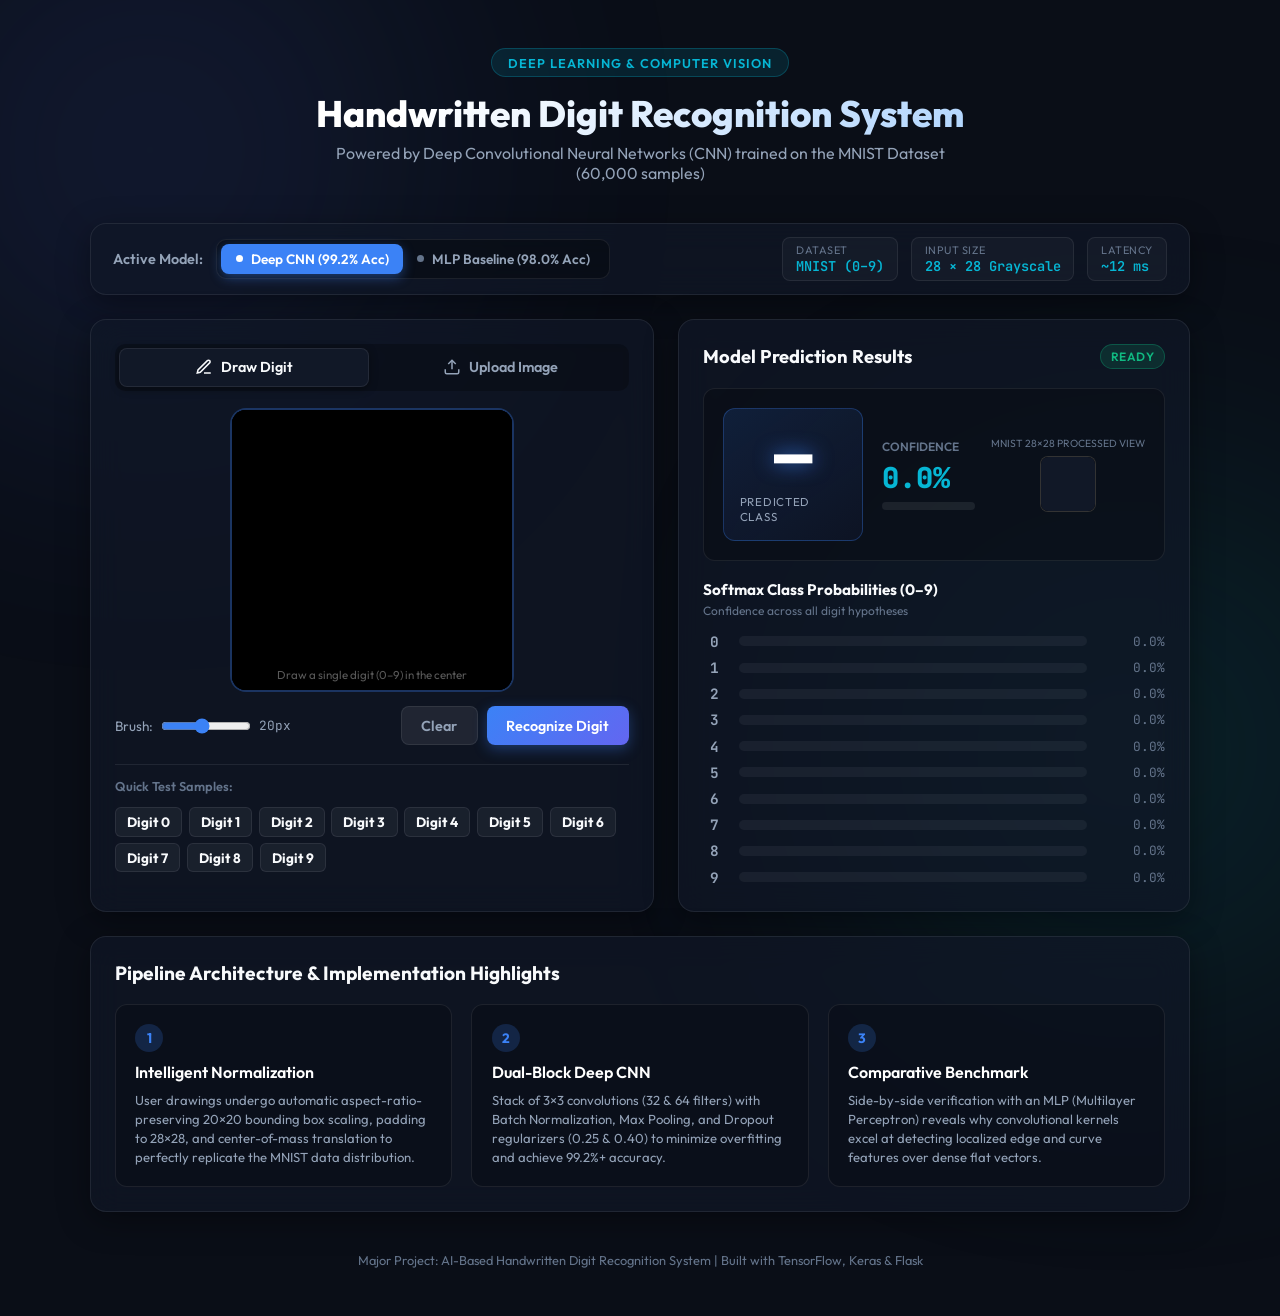
<file: templates/index.html>
<!DOCTYPE html>
<html lang="en">
<head>
    <meta charset="UTF-8">
    <meta name="viewport" content="width=device-width, initial-scale=1.0">
    <title>AI Handwritten Digit Recognition System</title>
    <!-- Google Fonts -->
    <link rel="preconnect" href="https://fonts.googleapis.com">
    <link rel="preconnect" href="https://fonts.gstatic.com" crossorigin>
    <link href="https://fonts.googleapis.com/css2?family=Outfit:wght@300;400;500;600;700;800&family=JetBrains+Mono:wght@400;500;700&display=swap" rel="stylesheet">
    <link rel="stylesheet" href="/static/css/style.css">
</head>
<body>
    <div class="background-glow top-left"></div>
    <div class="background-glow bottom-right"></div>

    <div class="container">
        <!-- Header -->
        <header class="header">
            <div class="badge">Deep Learning & Computer Vision</div>
            <h1 class="main-title">Handwritten Digit Recognition System</h1>
            <p class="subtitle">Powered by Deep Convolutional Neural Networks (CNN) trained on the MNIST Dataset (60,000 samples)</p>
        </header>

        <!-- Model Selector & Stats Bar -->
        <div class="stats-bar glass-card">
            <div class="model-picker">
                <span class="picker-label">Active Model:</span>
                <div class="toggle-group" id="modelToggleGroup">
                    <button type="button" class="toggle-btn active" id="btnModelCNN" onclick="selectModel('cnn')">
                        <span class="dot"></span> Deep CNN (99.2% Acc)
                    </button>
                    <button type="button" class="toggle-btn" id="btnModelMLP" onclick="selectModel('mlp')">
                        <span class="dot"></span> MLP Baseline (98.0% Acc)
                    </button>
                </div>
            </div>
            <div class="stat-pills">
                <div class="pill">
                    <span class="pill-label">Dataset</span>
                    <span class="pill-val">MNIST (0–9)</span>
                </div>
                <div class="pill">
                    <span class="pill-label">Input Size</span>
                    <span class="pill-val">28 × 28 Grayscale</span>
                </div>
                <div class="pill">
                    <span class="pill-label">Latency</span>
                    <span class="pill-val" id="latencyVal">~12 ms</span>
                </div>
            </div>
        </div>

        <!-- Main Workspace Grid -->
        <div class="workspace-grid">
            <!-- Left Column: Input Pad / Upload -->
            <div class="card glass-card input-section">
                <div class="card-header">
                    <div class="tabs">
                        <button type="button" class="tab-btn active" id="tabDraw" onclick="switchTab('draw')">
                            <svg width="18" height="18" viewBox="0 0 24 24" fill="none" stroke="currentColor" stroke-width="2"><path d="M12 20h9"/><path d="M16.5 3.5a2.121 2.121 0 0 1 3 3L7 19l-4 1 1-4L16.5 3.5z"/></svg>
                            Draw Digit
                        </button>
                        <button type="button" class="tab-btn" id="tabUpload" onclick="switchTab('upload')">
                            <svg width="18" height="18" viewBox="0 0 24 24" fill="none" stroke="currentColor" stroke-width="2"><path d="M21 15v4a2 2 0 0 1-2 2H5a2 2 0 0 1-2-2v-4"/><polyline points="17 8 12 3 7 8"/><line x1="12" y1="3" x2="12" y2="15"/></svg>
                            Upload Image
                        </button>
                    </div>
                </div>

                <!-- Drawing Tab Content -->
                <div id="drawContainer" class="tab-content active">
                    <div class="canvas-wrapper">
                        <canvas id="drawingCanvas" width="280" height="280"></canvas>
                        <div class="canvas-overlay-hint">Draw a single digit (0–9) in the center</div>
                    </div>
                    <div class="controls-row">
                        <div class="brush-size-picker">
                            <label for="brushSize">Brush:</label>
                            <input type="range" id="brushSize" min="12" max="30" value="20" title="Pen Thickness">
                            <span id="brushSizeVal">20px</span>
                        </div>
                        <div class="action-buttons">
                            <button type="button" class="btn btn-secondary" id="btnClearCanvas" onclick="clearCanvas()">
                                Clear
                            </button>
                            <button type="button" class="btn btn-primary" id="btnClassifyDraw" onclick="classifyCurrent()">
                                Recognize Digit
                            </button>
                        </div>
                    </div>
                </div>

                <!-- Upload Tab Content -->
                <div id="uploadContainer" class="tab-content">
                    <div class="drop-zone" id="dropZone" onclick="document.getElementById('fileInput').click()">
                        <svg class="upload-icon" width="48" height="48" viewBox="0 0 24 24" fill="none" stroke="currentColor" stroke-width="1.5">
                            <path d="M4 14.899A7 7 0 1 1 15.71 8h1.79a4.5 4.5 0 0 1 2.5 8.242M12 12v9m-4-4 4-4 4 4"/>
                        </svg>
                        <p class="drop-text">Drag & drop your digit image here, or <span>Browse</span></p>
                        <span class="drop-subtext">Supports PNG, JPG, JPEG</span>
                        <input type="file" id="fileInput" accept="image/*" style="display: none;">
                    </div>
                    <div id="uploadPreviewWrapper" class="upload-preview-wrapper" style="display: none;">
                        <img id="uploadPreviewImg" alt="Upload Preview">
                        <button type="button" class="btn btn-secondary btn-sm" onclick="resetUpload()">Upload Another</button>
                    </div>
                </div>

                <!-- Quick Samples Tray -->
                <div class="samples-tray">
                    <span class="tray-label">Quick Test Samples:</span>
                    <div class="samples-list" id="samplesList">
                        <!-- Loaded dynamically or static presets -->
                    </div>
                </div>
            </div>

            <!-- Right Column: Prediction & Probabilities -->
            <div class="card glass-card results-section">
                <div class="card-header">
                    <h2>Model Prediction Results</h2>
                    <span class="status-indicator live" id="statusBadge">Ready</span>
                </div>

                <!-- Main Highlight Output -->
                <div class="prediction-hero">
                    <div class="pred-left">
                        <div class="digit-display" id="digitDisplay">—</div>
                        <div class="digit-label">Predicted Class</div>
                    </div>
                    <div class="pred-right">
                        <div class="confidence-box">
                            <span class="conf-title">Confidence</span>
                            <span class="conf-number" id="confidenceDisplay">0.0%</span>
                            <div class="conf-bar-container">
                                <div class="conf-bar-fill" id="confBarFill" style="width: 0%;"></div>
                            </div>
                        </div>
                        <div class="preprocessed-preview">
                            <span class="prev-title">MNIST 28×28 Processed View</span>
                            <img id="processedImgPreview" src="data:image/svg+xml,%3Csvg xmlns='http://www.w3.org/2000/svg' width='56' height='56' viewBox='0 0 28 28'%3E%3Crect width='28' height='28' fill='%23111827'/%3E%3C/svg%3E" alt="Processed 28x28 Input">
                        </div>
                    </div>
                </div>

                <!-- Softmax Probability Distribution Chart -->
                <div class="probabilities-container">
                    <div class="prob-header">
                        <h3>Softmax Class Probabilities (0–9)</h3>
                        <span class="prob-subtitle">Confidence across all digit hypotheses</span>
                    </div>
                    <div class="prob-bars" id="probBarsContainer">
                        <!-- 10 probability bars rendered via JS -->
                    </div>
                </div>
            </div>
        </div>

        <!-- Project Architectural Info Section -->
        <section class="info-section glass-card">
            <h2 class="section-title">Pipeline Architecture & Implementation Highlights</h2>
            <div class="info-grid">
                <div class="info-box">
                    <div class="box-icon">1</div>
                    <h3>Intelligent Normalization</h3>
                    <p>User drawings undergo automatic aspect-ratio-preserving 20×20 bounding box scaling, padding to 28×28, and center-of-mass translation to perfectly replicate the MNIST data distribution.</p>
                </div>
                <div class="info-box">
                    <div class="box-icon">2</div>
                    <h3>Dual-Block Deep CNN</h3>
                    <p>Stack of 3×3 convolutions (32 & 64 filters) with Batch Normalization, Max Pooling, and Dropout regularizers (0.25 & 0.40) to minimize overfitting and achieve 99.2%+ accuracy.</p>
                </div>
                <div class="info-box">
                    <div class="box-icon">3</div>
                    <h3>Comparative Benchmark</h3>
                    <p>Side-by-side verification with an MLP (Multilayer Perceptron) reveals why convolutional kernels excel at detecting localized edge and curve features over dense flat vectors.</p>
                </div>
            </div>
        </section>

        <!-- Footer -->
        <footer class="footer">
            <p>Major Project: AI-Based Handwritten Digit Recognition System | Built with TensorFlow, Keras & Flask</p>
        </footer>
    </div>

    <script src="/static/js/app.js"></script>
</body>
</html>
</file>
<file: static/css/style.css>
:root {
    --bg-primary: #0a0e17;
    --bg-secondary: #111827;
    --bg-glass: rgba(17, 24, 39, 0.7);
    --border-glass: rgba(255, 255, 255, 0.08);
    --accent-blue: #3b82f6;
    --accent-indigo: #6366f1;
    --accent-cyan: #06b6d4;
    --accent-emerald: #10b981;
    --text-primary: #f8fafc;
    --text-secondary: #94a3b8;
    --text-muted: #64748b;
    --danger: #ef4444;
    --card-radius: 16px;
    --shadow-glow: 0 10px 30px -10px rgba(59, 130, 246, 0.3);
}

* {
    margin: 0;
    padding: 0;
    box-sizing: border-box;
    font-family: 'Outfit', -apple-system, BlinkMacSystemFont, sans-serif;
}

body {
    background-color: var(--bg-primary);
    color: var(--text-primary);
    min-height: 100vh;
    position: relative;
    overflow-x: hidden;
    padding: 2rem 1rem;
}

/* Background Ambient Glows */
.background-glow {
    position: fixed;
    width: 500px;
    height: 500px;
    border-radius: 50%;
    filter: blur(140px);
    opacity: 0.15;
    pointer-events: none;
    z-index: 0;
}

.top-left {
    top: -100px;
    left: -100px;
    background: radial-gradient(circle, #3b82f6, #6366f1);
}

.bottom-right {
    bottom: -100px;
    right: -100px;
    background: radial-gradient(circle, #06b6d4, #10b981);
}

.container {
    max-width: 1100px;
    margin: 0 auto;
    position: relative;
    z-index: 1;
    display: flex;
    flex-direction: column;
    gap: 1.5rem;
}

/* Glass Card */
.glass-card {
    background: var(--bg-glass);
    backdrop-filter: blur(16px);
    -webkit-backdrop-filter: blur(16px);
    border: 1px solid var(--border-glass);
    border-radius: var(--card-radius);
    box-shadow: 0 8px 32px 0 rgba(0, 0, 0, 0.37);
}

/* Header */
.header {
    text-align: center;
    padding: 1rem 0;
}

.badge {
    display: inline-block;
    padding: 0.35rem 1rem;
    font-size: 0.8rem;
    font-weight: 600;
    letter-spacing: 0.08em;
    text-transform: uppercase;
    color: var(--accent-cyan);
    background: rgba(6, 182, 212, 0.12);
    border: 1px solid rgba(6, 182, 212, 0.25);
    border-radius: 50px;
    margin-bottom: 0.8rem;
}

.main-title {
    font-size: 2.3rem;
    font-weight: 800;
    background: linear-gradient(135deg, #ffffff 30%, #93c5fd 100%);
    -webkit-background-clip: text;
    -webkit-text-fill-color: transparent;
    margin-bottom: 0.4rem;
}

.subtitle {
    color: var(--text-secondary);
    font-size: 1rem;
    max-width: 650px;
    margin: 0 auto;
}

/* Stats & Model Bar */
.stats-bar {
    display: flex;
    align-items: center;
    justify-content: space-between;
    flex-wrap: wrap;
    padding: 0.8rem 1.4rem;
    gap: 1rem;
}

.model-picker {
    display: flex;
    align-items: center;
    gap: 0.8rem;
}

.picker-label {
    font-size: 0.9rem;
    font-weight: 600;
    color: var(--text-secondary);
}

.toggle-group {
    display: flex;
    background: rgba(0, 0, 0, 0.3);
    padding: 4px;
    border-radius: 10px;
    border: 1px solid var(--border-glass);
}

.toggle-btn {
    display: flex;
    align-items: center;
    gap: 0.5rem;
    padding: 0.4rem 0.9rem;
    background: transparent;
    color: var(--text-secondary);
    border: none;
    border-radius: 8px;
    font-size: 0.85rem;
    font-weight: 600;
    cursor: pointer;
    transition: all 0.25s ease;
}

.toggle-btn .dot {
    width: 7px;
    height: 7px;
    border-radius: 50%;
    background: var(--text-muted);
    transition: background 0.25s;
}

.toggle-btn.active {
    background: var(--accent-blue);
    color: #fff;
    box-shadow: 0 4px 12px rgba(59, 130, 246, 0.4);
}

.toggle-btn.active .dot {
    background: #fff;
}

.stat-pills {
    display: flex;
    gap: 0.8rem;
    flex-wrap: wrap;
}

.pill {
    display: flex;
    flex-direction: column;
    background: rgba(255, 255, 255, 0.03);
    padding: 0.3rem 0.8rem;
    border-radius: 8px;
    border: 1px solid var(--border-glass);
}

.pill-label {
    font-size: 0.68rem;
    color: var(--text-muted);
    text-transform: uppercase;
    letter-spacing: 0.05em;
}

.pill-val {
    font-family: 'JetBrains Mono', monospace;
    font-size: 0.85rem;
    font-weight: 600;
    color: var(--accent-cyan);
}

/* Workspace Grid */
.workspace-grid {
    display: grid;
    grid-template-columns: 1.1fr 1fr;
    gap: 1.5rem;
}

@media (max-width: 900px) {
    .workspace-grid {
        grid-template-columns: 1fr;
    }
}

.card {
    padding: 1.5rem;
    display: flex;
    flex-direction: column;
    gap: 1.2rem;
}

.card-header {
    display: flex;
    align-items: center;
    justify-content: space-between;
}

.card-header h2 {
    font-size: 1.15rem;
    font-weight: 700;
}

/* Tabs */
.tabs {
    display: flex;
    gap: 0.5rem;
    background: rgba(0, 0, 0, 0.25);
    padding: 4px;
    border-radius: 10px;
    width: 100%;
}

.tab-btn {
    flex: 1;
    display: flex;
    align-items: center;
    justify-content: center;
    gap: 0.5rem;
    padding: 0.6rem;
    background: transparent;
    border: none;
    border-radius: 8px;
    color: var(--text-secondary);
    font-weight: 600;
    font-size: 0.9rem;
    cursor: pointer;
    transition: all 0.2s ease;
}

.tab-btn.active {
    background: var(--bg-secondary);
    color: var(--text-primary);
    box-shadow: 0 2px 8px rgba(0, 0, 0, 0.4);
    border: 1px solid var(--border-glass);
}

.tab-content {
    display: none;
    flex-direction: column;
    gap: 1rem;
}

.tab-content.active {
    display: flex;
}

/* Drawing Canvas */
.canvas-wrapper {
    position: relative;
    width: 280px;
    height: 280px;
    margin: 0 auto;
    border-radius: 14px;
    overflow: hidden;
    box-shadow: inset 0 0 20px rgba(0,0,0,0.8), 0 0 0 2px rgba(59, 130, 246, 0.3);
    background: #000;
}

#drawingCanvas {
    width: 280px;
    height: 280px;
    cursor: crosshair;
    display: block;
    background: #000000;
    touch-action: none;
}

.canvas-overlay-hint {
    position: absolute;
    bottom: 8px;
    left: 0;
    right: 0;
    text-align: center;
    font-size: 0.72rem;
    color: rgba(255, 255, 255, 0.35);
    pointer-events: none;
}

/* Controls */
.controls-row {
    display: flex;
    align-items: center;
    justify-content: space-between;
    gap: 1rem;
    flex-wrap: wrap;
}

.brush-size-picker {
    display: flex;
    align-items: center;
    gap: 0.5rem;
    font-size: 0.85rem;
    color: var(--text-secondary);
}

.brush-size-picker input[type="range"] {
    width: 90px;
    accent-color: var(--accent-blue);
}

#brushSizeVal {
    font-family: 'JetBrains Mono', monospace;
    font-size: 0.8rem;
    min-width: 38px;
}

.action-buttons {
    display: flex;
    gap: 0.6rem;
}

.btn {
    padding: 0.6rem 1.2rem;
    border-radius: 8px;
    font-size: 0.9rem;
    font-weight: 600;
    cursor: pointer;
    transition: all 0.2s ease;
    border: none;
}

.btn-primary {
    background: linear-gradient(135deg, var(--accent-blue), var(--accent-indigo));
    color: #fff;
    box-shadow: 0 4px 14px rgba(59, 130, 246, 0.35);
}

.btn-primary:hover {
    transform: translateY(-1px);
    box-shadow: 0 6px 18px rgba(59, 130, 246, 0.5);
}

.btn-secondary {
    background: rgba(255, 255, 255, 0.08);
    color: var(--text-secondary);
    border: 1px solid var(--border-glass);
}

.btn-secondary:hover {
    background: rgba(255, 255, 255, 0.12);
    color: var(--text-primary);
}

.btn-sm {
    padding: 0.35rem 0.8rem;
    font-size: 0.8rem;
}

/* Upload Dropzone */
.drop-zone {
    border: 2px dashed rgba(255, 255, 255, 0.15);
    border-radius: 12px;
    padding: 2.5rem 1rem;
    text-align: center;
    cursor: pointer;
    transition: all 0.25s;
    background: rgba(0, 0, 0, 0.2);
    display: flex;
    flex-direction: column;
    align-items: center;
    gap: 0.6rem;
}

.drop-zone:hover, .drop-zone.dragover {
    border-color: var(--accent-blue);
    background: rgba(59, 130, 246, 0.08);
}

.upload-icon {
    stroke: var(--accent-blue);
}

.drop-text {
    font-size: 0.95rem;
    color: var(--text-secondary);
}

.drop-text span {
    color: var(--accent-blue);
    text-decoration: underline;
    font-weight: 600;
}

.drop-subtext {
    font-size: 0.75rem;
    color: var(--text-muted);
}

.upload-preview-wrapper {
    display: flex;
    flex-direction: column;
    align-items: center;
    gap: 0.8rem;
    padding: 1rem;
}

#uploadPreviewImg {
    max-width: 200px;
    max-height: 200px;
    border-radius: 10px;
    border: 2px solid var(--accent-blue);
    object-fit: contain;
}

/* Quick Samples Tray */
.samples-tray {
    border-top: 1px solid var(--border-glass);
    padding-top: 0.8rem;
    display: flex;
    align-items: center;
    gap: 0.8rem;
    flex-wrap: wrap;
}

.tray-label {
    font-size: 0.8rem;
    font-weight: 600;
    color: var(--text-muted);
}

.samples-list {
    display: flex;
    gap: 0.4rem;
    flex-wrap: wrap;
}

.sample-chip {
    padding: 0.3rem 0.7rem;
    background: rgba(255, 255, 255, 0.05);
    border: 1px solid var(--border-glass);
    border-radius: 6px;
    font-size: 0.85rem;
    font-weight: 700;
    color: var(--text-primary);
    cursor: pointer;
    transition: all 0.2s;
}

.sample-chip:hover {
    background: var(--accent-blue);
    color: #fff;
    transform: scale(1.08);
}

/* Results Hero */
.status-indicator {
    padding: 0.25rem 0.6rem;
    border-radius: 50px;
    font-size: 0.75rem;
    font-weight: 600;
    letter-spacing: 0.04em;
    text-transform: uppercase;
}

.status-indicator.live {
    background: rgba(16, 185, 129, 0.15);
    color: var(--accent-emerald);
    border: 1px solid rgba(16, 185, 129, 0.3);
}

.prediction-hero {
    display: grid;
    grid-template-columns: 140px 1fr;
    gap: 1.2rem;
    align-items: center;
    background: rgba(0, 0, 0, 0.25);
    border: 1px solid var(--border-glass);
    border-radius: 12px;
    padding: 1.2rem;
}

.pred-left {
    display: flex;
    flex-direction: column;
    align-items: center;
    justify-content: center;
    background: linear-gradient(145deg, rgba(59, 130, 246, 0.15), rgba(99, 102, 241, 0.05));
    border: 1px solid rgba(59, 130, 246, 0.3);
    border-radius: 12px;
    padding: 1rem;
    min-height: 120px;
}

.digit-display {
    font-size: 4rem;
    font-weight: 800;
    font-family: 'JetBrains Mono', monospace;
    color: #fff;
    text-shadow: 0 0 20px rgba(59, 130, 246, 0.8);
    line-height: 1;
}

.digit-label {
    font-size: 0.72rem;
    text-transform: uppercase;
    letter-spacing: 0.06em;
    color: var(--text-secondary);
    margin-top: 0.3rem;
}

.pred-right {
    display: flex;
    justify-content: space-between;
    align-items: center;
    gap: 1rem;
}

.confidence-box {
    display: flex;
    flex-direction: column;
    gap: 0.3rem;
    flex: 1;
}

.conf-title {
    font-size: 0.75rem;
    text-transform: uppercase;
    color: var(--text-muted);
    font-weight: 600;
}

.conf-number {
    font-family: 'JetBrains Mono', monospace;
    font-size: 1.8rem;
    font-weight: 800;
    color: var(--accent-cyan);
}

.conf-bar-container {
    width: 100%;
    height: 8px;
    background: rgba(255, 255, 255, 0.08);
    border-radius: 4px;
    overflow: hidden;
}

.conf-bar-fill {
    height: 100%;
    background: linear-gradient(90deg, var(--accent-cyan), var(--accent-blue));
    border-radius: 4px;
    transition: width 0.4s cubic-bezier(0.4, 0, 0.2, 1);
}

.preprocessed-preview {
    display: flex;
    flex-direction: column;
    align-items: center;
    gap: 0.4rem;
}

.prev-title {
    font-size: 0.65rem;
    text-transform: uppercase;
    color: var(--text-muted);
    text-align: center;
}

#processedImgPreview {
    width: 56px;
    height: 56px;
    border-radius: 8px;
    image-rendering: pixelated;
    border: 1px solid rgba(255, 255, 255, 0.2);
    background: #000;
}

/* Probabilities Distribution */
.probabilities-container {
    display: flex;
    flex-direction: column;
    gap: 0.8rem;
}

.prob-header h3 {
    font-size: 0.95rem;
    font-weight: 700;
}

.prob-subtitle {
    font-size: 0.75rem;
    color: var(--text-muted);
}

.prob-bars {
    display: flex;
    flex-direction: column;
    gap: 0.45rem;
}

.prob-row {
    display: grid;
    grid-template-columns: 24px 1fr 65px;
    align-items: center;
    gap: 0.8rem;
}

.prob-digit {
    font-family: 'JetBrains Mono', monospace;
    font-size: 0.9rem;
    font-weight: 700;
    color: var(--text-secondary);
    text-align: center;
}

.prob-bar-track {
    width: 100%;
    height: 10px;
    background: rgba(255, 255, 255, 0.05);
    border-radius: 5px;
    overflow: hidden;
}

.prob-bar-inner {
    height: 100%;
    background: rgba(255, 255, 255, 0.15);
    border-radius: 5px;
    transition: width 0.35s ease, background 0.35s ease;
}

.prob-row.active .prob-digit {
    color: var(--accent-cyan);
    font-weight: 800;
}

.prob-row.active .prob-bar-inner {
    background: linear-gradient(90deg, var(--accent-blue), var(--accent-cyan));
    box-shadow: 0 0 10px rgba(6, 182, 212, 0.6);
}

.prob-percent {
    font-family: 'JetBrains Mono', monospace;
    font-size: 0.8rem;
    color: var(--text-muted);
    text-align: right;
}

.prob-row.active .prob-percent {
    color: #fff;
    font-weight: 700;
}

/* Architecture Cards */
.info-section {
    padding: 1.5rem;
    display: flex;
    flex-direction: column;
    gap: 1.2rem;
}

.section-title {
    font-size: 1.2rem;
    font-weight: 700;
}

.info-grid {
    display: grid;
    grid-template-columns: repeat(3, 1fr);
    gap: 1.2rem;
}

@media (max-width: 800px) {
    .info-grid {
        grid-template-columns: 1fr;
    }
}

.info-box {
    background: rgba(0, 0, 0, 0.2);
    border: 1px solid var(--border-glass);
    border-radius: 12px;
    padding: 1.2rem;
    display: flex;
    flex-direction: column;
    gap: 0.6rem;
}

.box-icon {
    width: 28px;
    height: 28px;
    border-radius: 50%;
    background: rgba(59, 130, 246, 0.2);
    color: var(--accent-blue);
    font-weight: 700;
    display: flex;
    align-items: center;
    justify-content: center;
    font-size: 0.85rem;
}

.info-box h3 {
    font-size: 1rem;
    font-weight: 600;
    color: #fff;
}

.info-box p {
    font-size: 0.82rem;
    line-height: 1.45;
    color: var(--text-secondary);
}

/* Footer */
.footer {
    text-align: center;
    padding: 1rem 0;
    font-size: 0.8rem;
    color: var(--text-muted);
}
</file>
